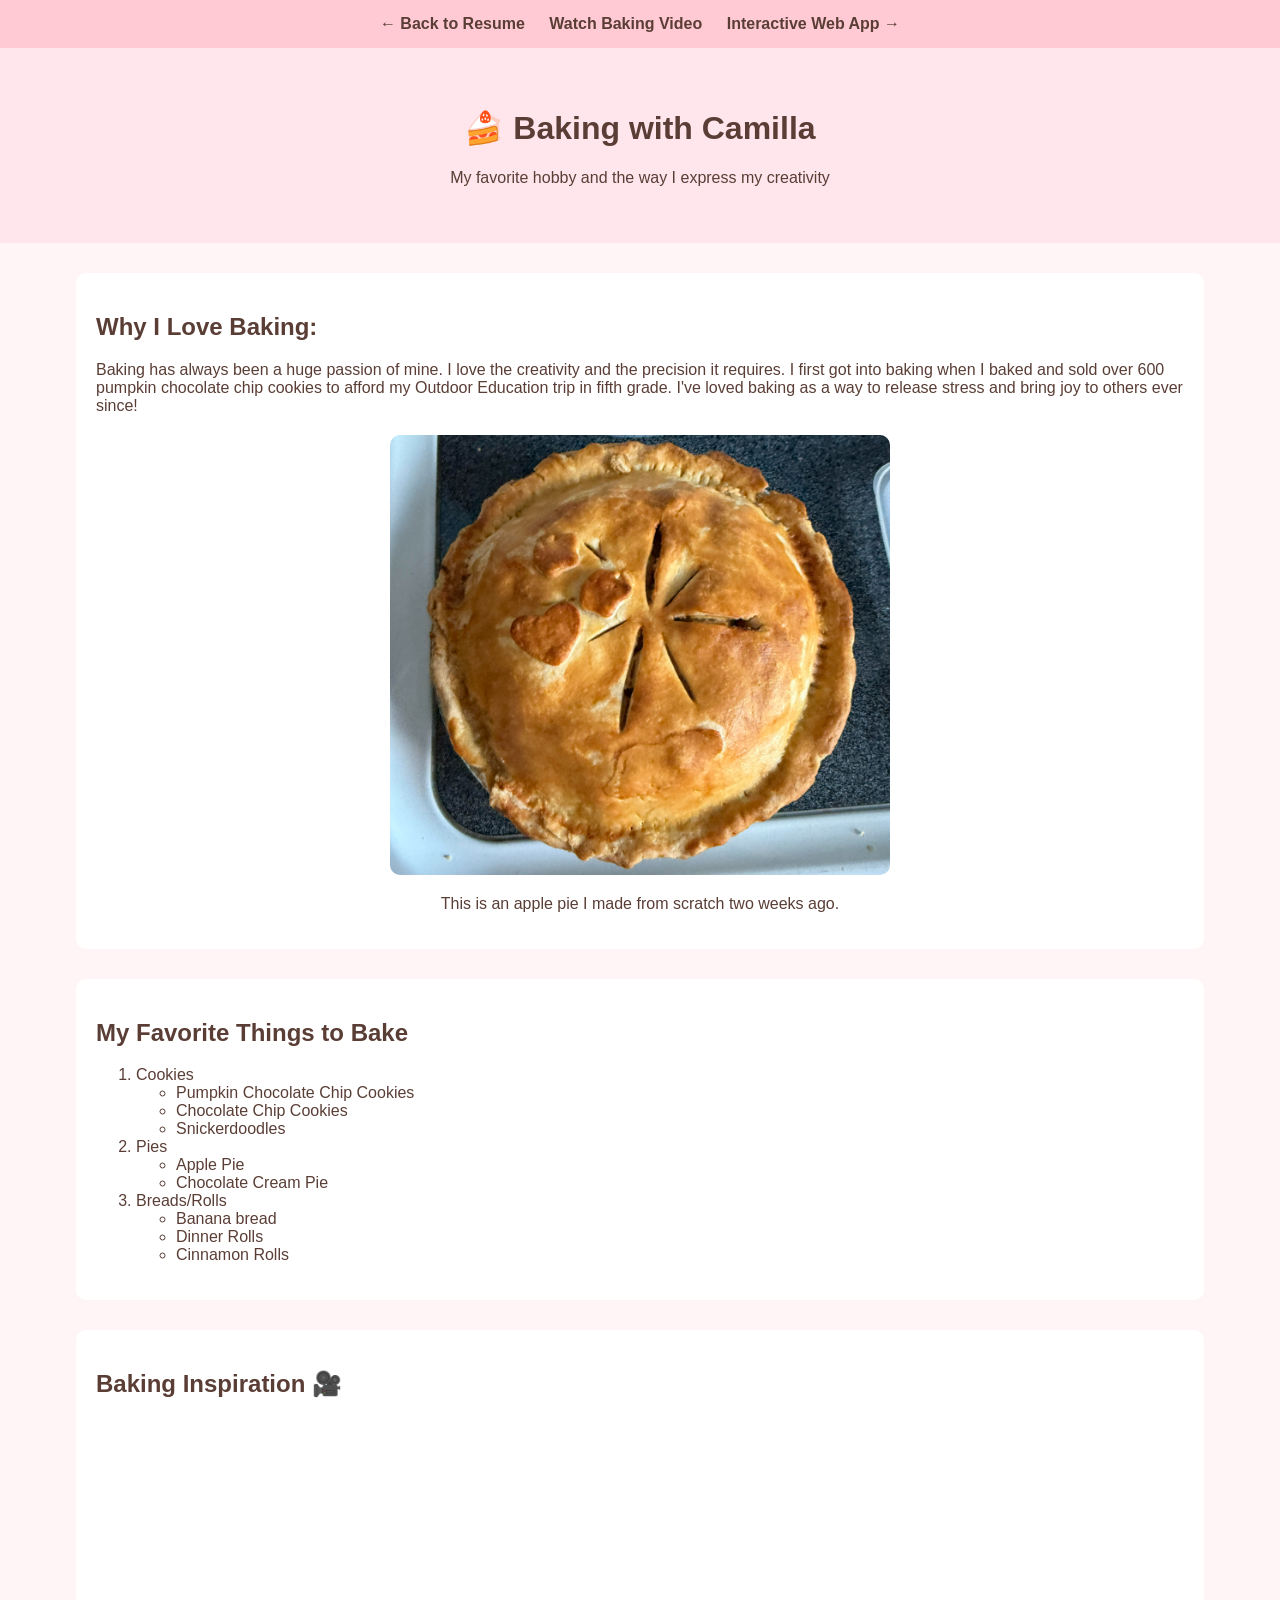
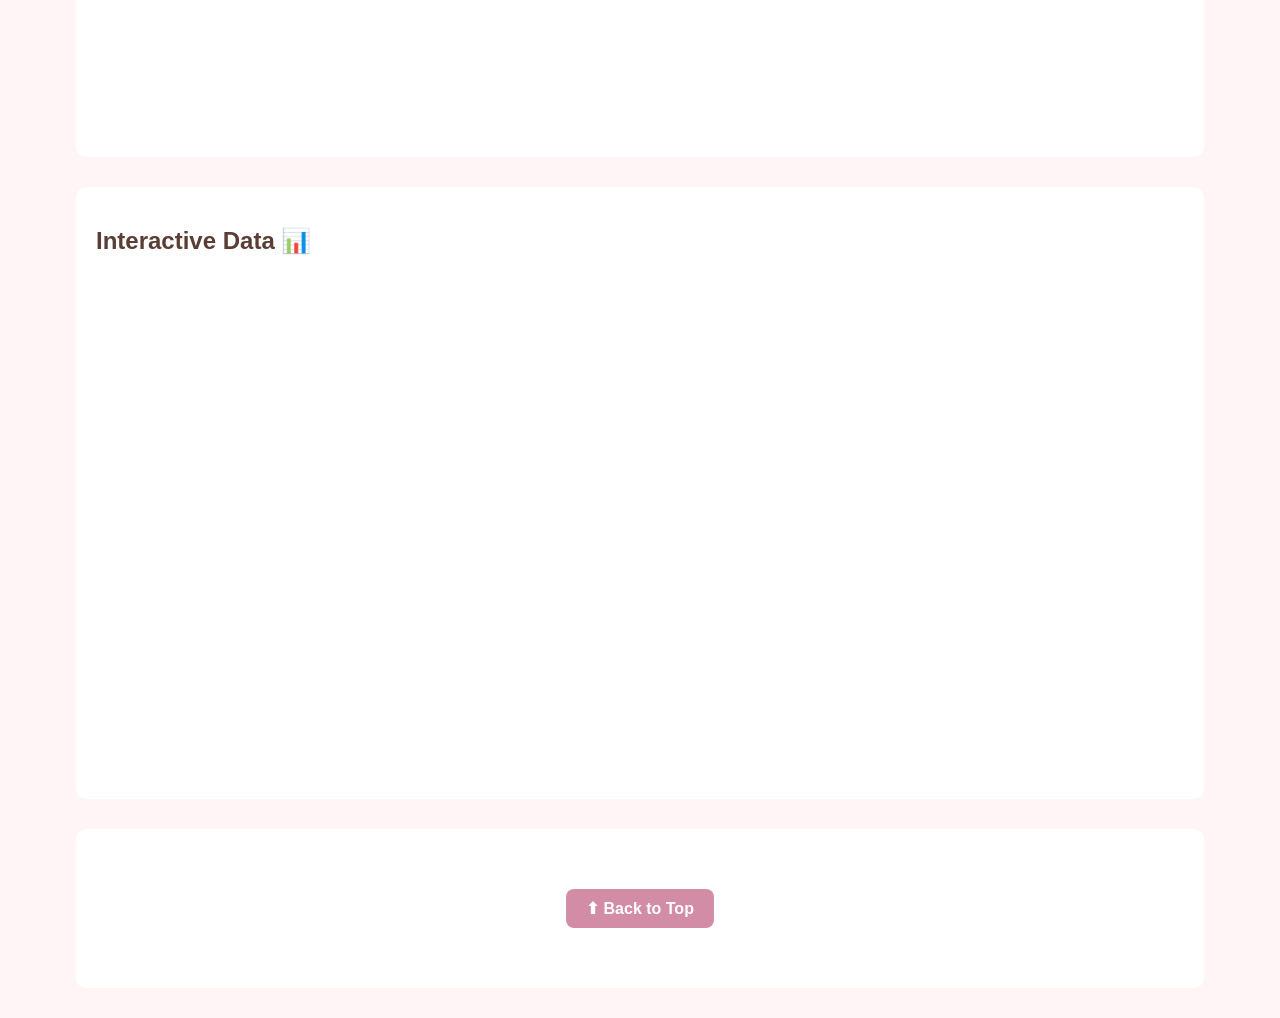
<file: index.html>
<!DOCTYPE html>
<html lang="en">
<head>
    <meta charset="UTF-8">
    <meta name="viewport" content="width=device-width, initial-scale=1.0">
    <title>Baking with Camilla</title>

    <!-- LINK TO YOUR CUSTOM CSS -->
    <link rel="stylesheet" href="scratch.css">

</head>
<body>

<!-- NAVIGATION -->
<div class="nav">
    <a href="resume.html">← Back to Resume</a>
    <a href="#video">Watch Baking Video</a>
    <a href="app.html">Interactive Web App →</a>
</div>

<!-- HEADER -->
<div class="header" id="top">
    <h1>🍰 Baking with Camilla</h1>
    <p>My favorite hobby and the way I express my creativity</p>
</div>

<!-- ABOUT SECTION -->
<div class="section">
    <h2>Why I Love Baking:</h2>
    <p>
        Baking has always been a huge passion of mine. I love the creativity and the precision it requires. I first got into baking when I baked and sold over 600 pumpkin chocolate chip cookies to afford my Outdoor Education trip in fifth grade. I've loved baking as a way to release stress and bring joy to others ever since!
    </p>

    <!-- IMAGE (NOT FROM BOOTSTRAP) -->
    <img src="assets/img/apple-pie.png.png" alt="Homemade Apple Pie" class="image">
    <p class="center-text">
        This is an apple pie I made from scratch two weeks ago.
    </p>
</div>

<!-- LIST SECTION -->
<div class="section">
    <h2>My Favorite Things to Bake</h2>

    <!-- ORDERED LIST WITH NESTED UNORDERED LIST -->
    <ol>
        <li>Cookies
            <ul>
                <li>Pumpkin Chocolate Chip Cookies</li>
                <li>Chocolate Chip Cookies</li>
                <li>Snickerdoodles</li>
            </ul>
        </li>
        <li>Pies
            <ul>
                <li>Apple Pie</li>
                <li>Chocolate Cream Pie</li>
            </ul>
        </li>
        <li>Breads/Rolls
            <ul>
                <li>Banana bread</li>
                <li>Dinner Rolls</li>
                <li>Cinnamon Rolls</li>
            </ul>
        </li>
    </ol>
</div>

<!-- VIDEO SECTION -->
<div class="section" id="video">
    <h2>Baking Inspiration 🎥</h2>

    <!-- YOUTUBE EMBED -->
<iframe width="560" height="315" 
    src="https://www.youtube.com/embed/cXAkYYjGdmM" 
    title="YouTube video player" 
    frameborder="0" 
    allowfullscreen>
</iframe>
</div>

<!-- TABLEAU SECTION -->
<div class="section">
    <h2>Interactive Data 📊</h2>

    <iframe 
        src="https://public.tableau.com/views/ProfitRangeByState/Q2?:embed=y&:showVizHome=no"
        width="100%" 
        height="500"
        frameborder="0">
    </iframe>
</div>
<!-- BACK TO TOP BUTTON -->
<div class="section">
    <div class="back-to-top">
        <a href="#top">⬆ Back to Top</a>
    </div>
</div>

</body>
</html>
</file>
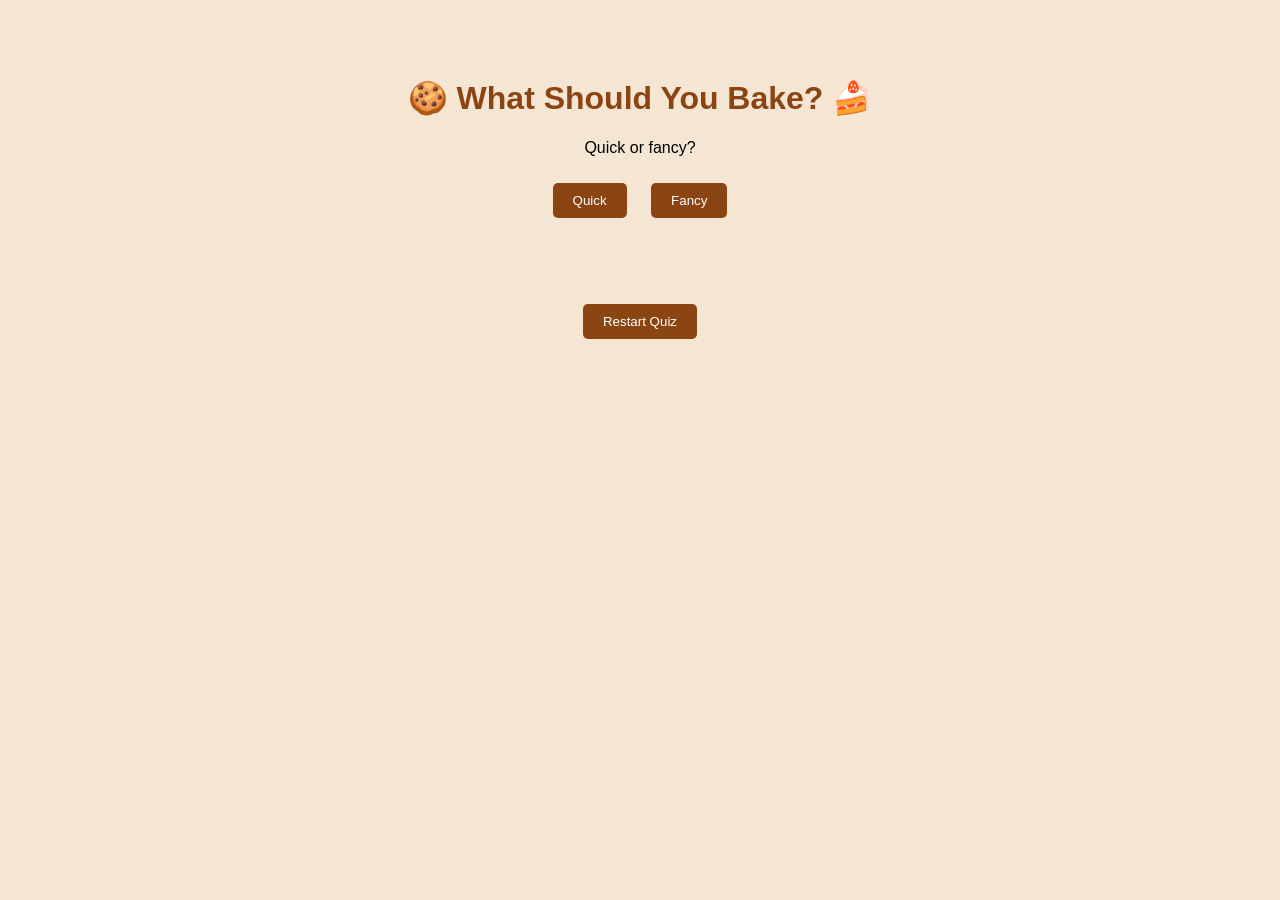
<file: app.html>
<!DOCTYPE html>
<html>
<head>
    <title>What Should I Bake?</title>
    <style>
        body {
            font-family: Arial, sans-serif;
            background-color: #f5e6d3;
            text-align: center;
            padding: 50px;
        }

        h1 {
            color: #8b4513;
        }

        .question {
            margin: 20px;
        }

        button {
            padding: 10px 20px;
            margin: 10px;
            border: none;
            background-color: #8b4513;
            color: white;
            cursor: pointer;
            border-radius: 5px;
        }

        button:hover {
            background-color: #a0522d;
        }

        #result {
            margin-top: 30px;
            font-size: 22px;
            font-weight: bold;
            color: #5a2d0c;
        }
    </style>
</head>

<body>

<h1>🍪 What Should You Bake? 🍰</h1>

<div id="quiz"></div>

<div id="result"></div>

<br><br>
<button onclick="restartQuiz()">Restart Quiz</button>

<script>
let answers = {};

function showQuestion(questionHTML) {
    document.getElementById("quiz").innerHTML = questionHTML;
}

function startQuiz() {
    answers = {};

    showQuestion(`
        <div class="question">
            <p>Quick or fancy?</p>
            <button onclick="setAnswer('type','quick'); question2()">Quick</button>
            <button onclick="setAnswer('type','fancy'); question2()">Fancy</button>
        </div>
    `);
}

function question2() {
    showQuestion(`
        <div class="question">
            <p>Chocolate or fruity?</p>
            <button onclick="setAnswer('flavor','chocolate'); question3()">Chocolate</button>
            <button onclick="setAnswer('flavor','fruity'); question4()">Fruity</button>
        </div>
    `);
}

function question3() {
    showQuestion(`
        <div class="question">
            <p>Soft or crispy?</p>
            <button onclick="setAnswer('texture','soft'); question4()">Soft</button>
            <button onclick="setAnswer('texture','crispy'); question4()">Crispy</button>
        </div>
    `);
}

function question4() {
    showQuestion(`
        <div class="question">
            <p>Vegan or uses animal products?</p>
            <button onclick="setAnswer('diet','vegan'); showResult()">Vegan</button>
            <button onclick="setAnswer('diet','animal'); showResult()">Animal Products</button>
        </div>
    `);
}

function setAnswer(key, value) {
    answers[key] = value;
}

function showResult() {
    let { type, flavor, texture, diet } = answers;
    let resultText = "";

    if (type === "quick" && flavor === "chocolate" && texture === "soft") {
        resultText = "🍫 Bake banana bread!";
    }
    else if (type === "quick" && flavor === "chocolate" && texture === "crispy") {
        resultText = "🎃 Bake pumpkin chocolate chip cookies!";
    }
    else if (type === "quick" && flavor === "fruity") {
        resultText = "🍒 Bake cherry cobbler!";
    }
    else if (type === "fancy" && flavor === "chocolate" && texture === "soft") {
        resultText = "🥒 Bake chocolate zucchini bread!";
    }
    else if (type === "fancy" && flavor === "chocolate" && texture === "crispy") {
        resultText = "🎂 Bake funfetti cake with vanilla frosting!";
    }
    else if (type === "fancy" && flavor === "fruity") {
        resultText = "🍓 Bake a fruit tart!";
    }
    else {
        resultText = "🍪 Try baking cookies!";
    }

    if (diet === "vegan") {
        resultText += " (Make it vegan 🌱)";
    }

    document.getElementById("quiz").innerHTML = "";
    document.getElementById("result").innerText = resultText;
}

function restartQuiz() {
    document.getElementById("result").innerText = "";
    startQuiz();
}

startQuiz();
</script>

</body>
</html>
</file>
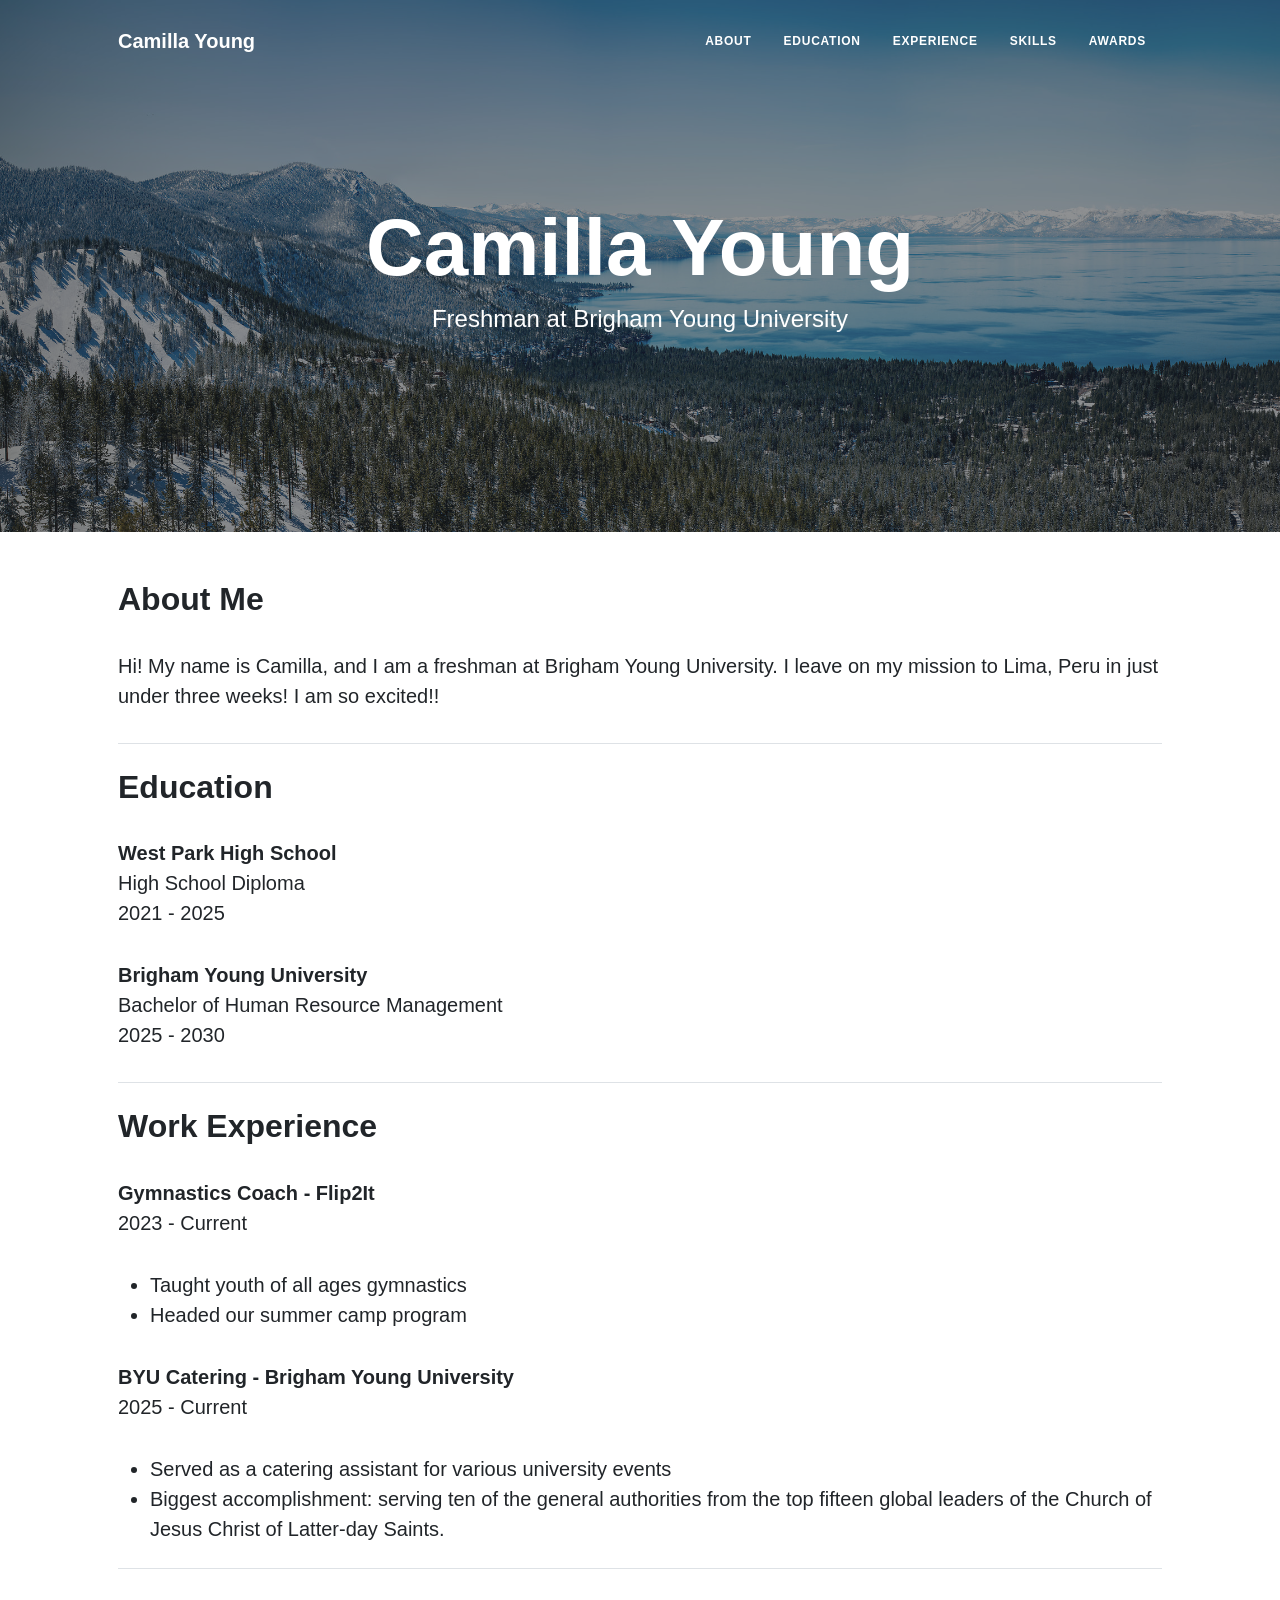
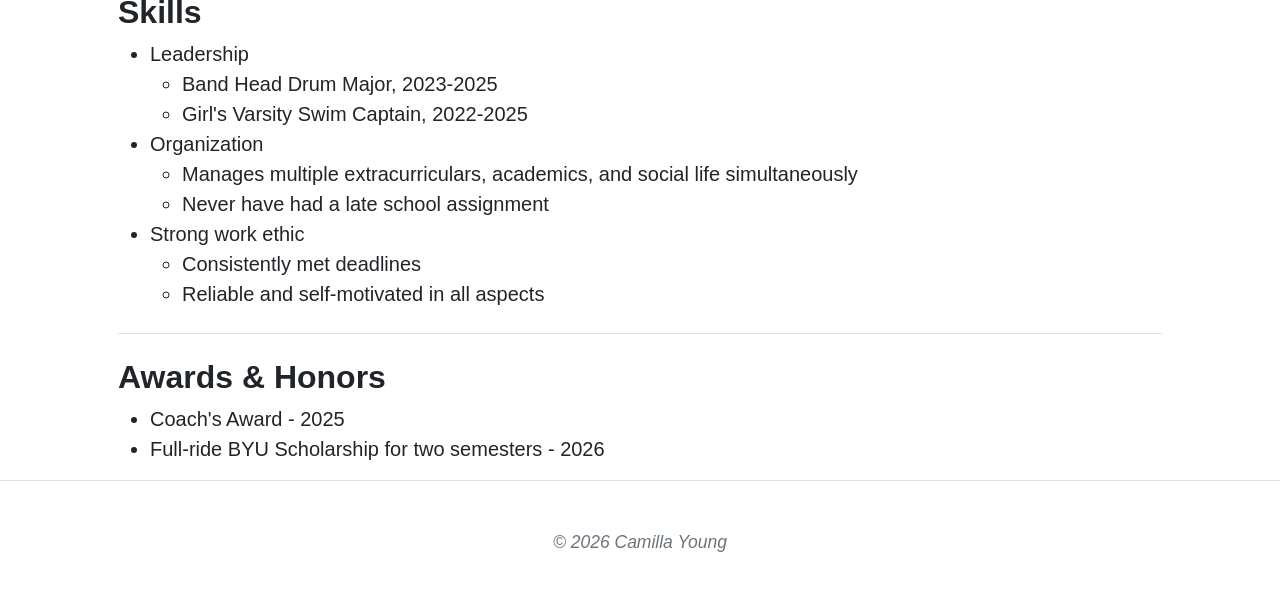
<file: resume.html>
<!DOCTYPE html>
<html lang="en">
<head>
    <meta charset="utf-8" />
    <meta name="viewport" content="width=device-width, initial-scale=1, shrink-to-fit=no" />
    <title>Camilla Young's Resume</title>

    <!-- Bootstrap (Clean Blog uses Bootstrap 5) -->
    <link href="css/styles.css" rel="stylesheet" />
</head>
<body>

<!-- Navigation -->
<nav class="navbar navbar-expand-lg navbar-light" id="mainNav">
    <div class="container px-4 px-lg-5">
        <a class="navbar-brand" href="index.html">Camilla Young</a>
        <button class="navbar-toggler" type="button" data-bs-toggle="collapse" data-bs-target="#navbarResponsive">
            Menu
        </button>
        <div class="collapse navbar-collapse" id="navbarResponsive">
            <ul class="navbar-nav ms-auto py-4 py-lg-0">
                <li class="nav-item"><a class="nav-link px-lg-3 py-3 py-lg-4" href="#about">About</a></li>
                <li class="nav-item"><a class="nav-link px-lg-3 py-3 py-lg-4" href="#education">Education</a></li>
                <li class="nav-item"><a class="nav-link px-lg-3 py-3 py-lg-4" href="#experience">Experience</a></li>
                <li class="nav-item"><a class="nav-link px-lg-3 py-3 py-lg-4" href="#skills">Skills</a></li>
                <li class="nav-item"><a class="nav-link px-lg-3 py-3 py-lg-4" href="#awards">Awards</a></li>
                <!-- FUTURE LINK TO NON-BOOTSTRAP PAGE -->
                <!-- <li class="nav-item"><a class="nav-link" href="plain.html">Plain Page</a></li> -->
            </ul>
        </div>
    </div>
</nav>

<!-- Page Header -->
<header class="masthead" style="background-image: url('assets/img/lake-tahoe-in-winter-landscape-l.jpg')">
    <div class="container position-relative px-4 px-lg-5">
        <div class="row gx-4 gx-lg-5 justify-content-center">
            <div class="col-md-10 col-lg-8 col-xl-7">
                <div class="site-heading">
                    <h1>Camilla Young</h1>
                    <span class="subheading">Freshman at Brigham Young University</span>
                </div>
            </div>
        </div>
    </div>
</header>

<!-- Main Content -->
<div class="container px-4 px-lg-5">

    <!-- About -->
    <div id="about" class="post-preview">
        <h2 class="post-title">About Me</h2>
        <p>
            Hi! My name is Camilla, and I am a freshman at Brigham Young University. I leave on my mission to Lima, Peru in just under three weeks! I am so excited!!
        </p>
    </div>
    <hr class="my-4" />

    <!-- Education -->
    <div id="education" class="post-preview">
        <h2 class="post-title">Education</h2>
        <p>
            <strong>West Park High School</strong><br>
            High School Diploma<br>
            2021 - 2025
        </p>
        <p>
            <strong>Brigham Young University</strong><br>
            Bachelor of Human Resource Management<br>
            2025 - 2030
        </p>
    </div>
    <hr class="my-4" />

    <!-- Experience -->
    <div id="experience" class="post-preview">
        <h2 class="post-title">Work Experience</h2>
        <p>
            <strong>Gymnastics Coach - Flip2It</strong><br>
            2023 - Current
        </p>
        <ul>
            <li>Taught youth of all ages gymnastics</li>
            <li>Headed our summer camp program</li>
        </ul>
        <p>
            <strong>BYU Catering - Brigham Young University</strong><br>
            2025 - Current
        </p>
        <ul>
            <li>Served as a catering assistant for various university events</li>
            <li>Biggest accomplishment: serving ten of the general authorities from the top fifteen global leaders of the Church of Jesus Christ of Latter-day Saints.</li>
        </ul>
    </div>
    <hr class="my-4" />

<!-- Skills -->
<div id="skills" class="post-preview">
    <h2 class="post-title">Skills</h2>
    <ul>
        <li>
            Leadership
            <ul>
                <li>Band Head Drum Major, 2023-2025</li>
                <li>Girl's Varsity Swim Captain, 2022-2025</li>
            </ul>
        </li>
        <li>
            Organization
            <ul>
                <li>Manages multiple extracurriculars, academics, and social life simultaneously</li>
                <li>Never have had a late school assignment</li>
            </ul>
        </li>
        <li>
            Strong work ethic
            <ul>
                <li>Consistently met deadlines</li>
                <li>Reliable and self-motivated in all aspects</li>
            </ul>
        </li>
    </ul>
</div>
    <hr class="my-4" />

    <!-- Awards -->
    <div id="awards" class="post-preview">
        <h2 class="post-title">Awards & Honors</h2>
        <ul>
            <li>Coach's Award - 2025</li>
            <li>Full-ride BYU Scholarship for two semesters - 2026</li>
        </ul>
    </div>

</div>

<!-- Footer -->
<footer class="border-top">
    <div class="container px-4 px-lg-5">
        <div class="small text-center text-muted fst-italic">© 2026 Camilla Young</div>

        <!-- FUTURE LINK BACK FROM PLAIN PAGE -->
        <!-- <a href="index.html">Back to Resume</a> -->
    </div>
</footer>

<!-- Bootstrap core JS-->
<script src="https://cdn.jsdelivr.net/npm/bootstrap@5.2.3/dist/js/bootstrap.bundle.min.js"></script>
<script src="js/scripts.js"></script>

</body>
</html>
</file>
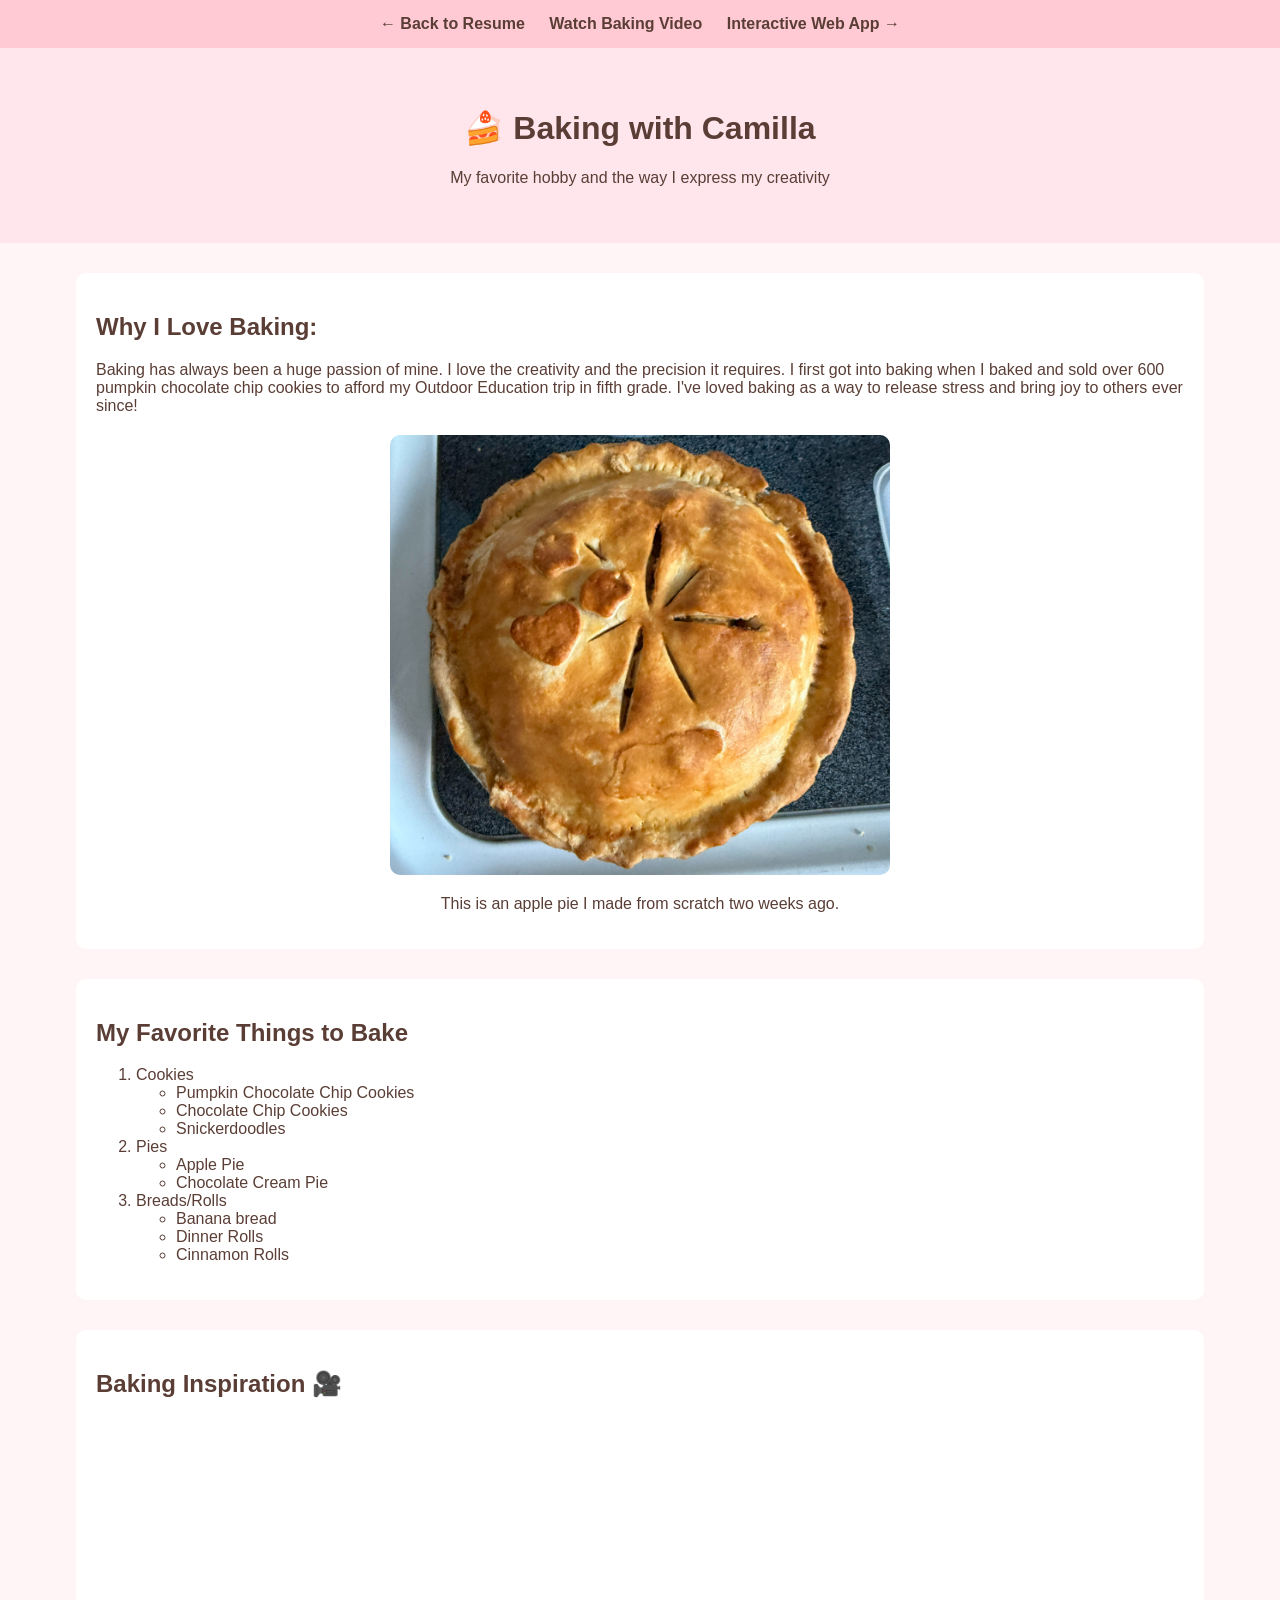
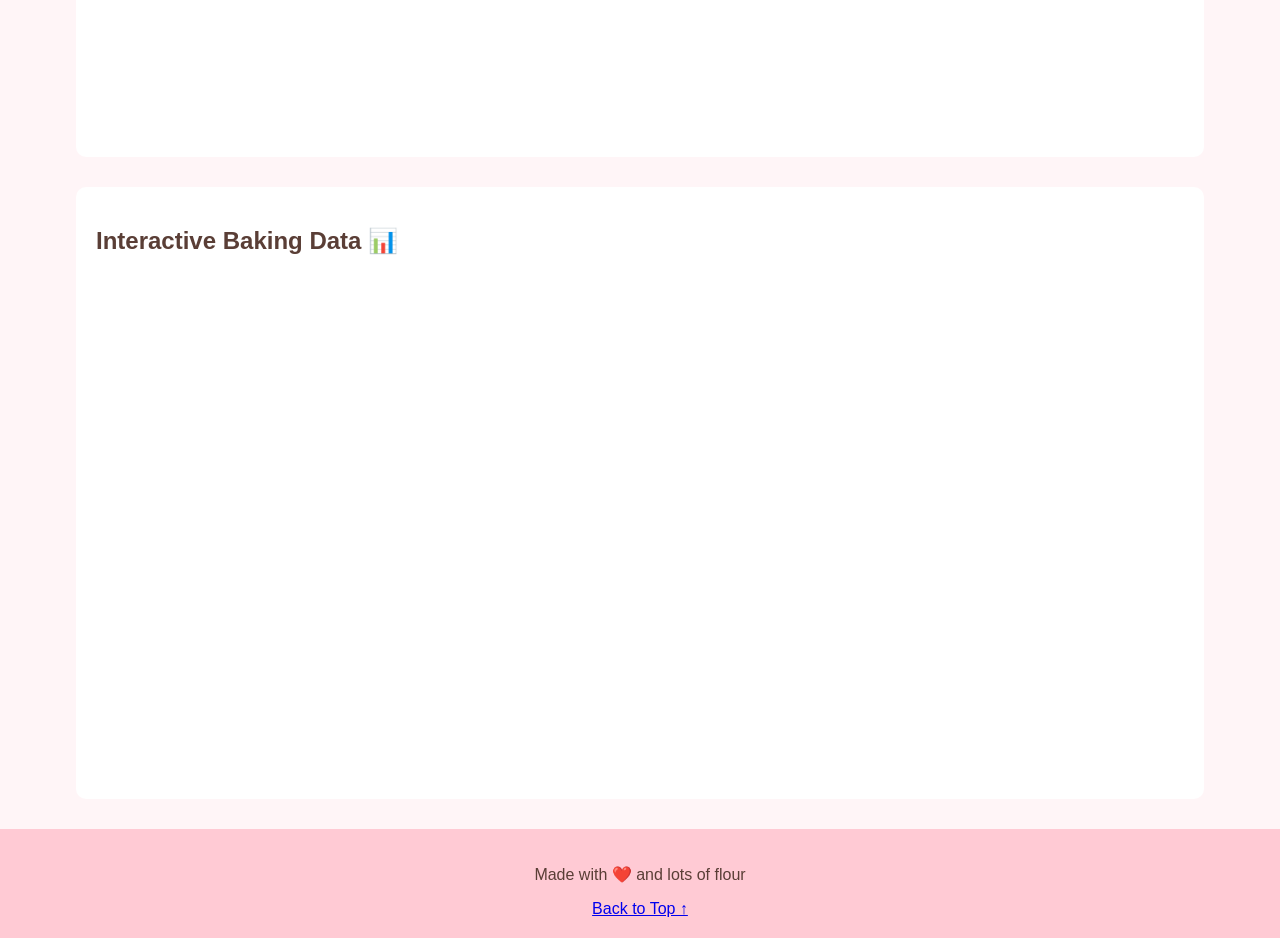
<file: scratch.html>
<!DOCTYPE html>
<html lang="en">
<head>
    <meta charset="UTF-8">
    <meta name="viewport" content="width=device-width, initial-scale=1.0">
    <title>Baking with Camilla</title>

    <!-- LINK TO YOUR CUSTOM CSS -->
    <link rel="stylesheet" href="scratch.css">

</head>
<body>

<!-- NAVIGATION -->
<div class="nav">
    <a href="index.html">← Back to Resume</a>
    <a href="#video">Watch Baking Video</a>
    <a href="app.html">Interactive Web App →</a>
</div>

<!-- HEADER -->
<div class="header" id="top">
    <h1>🍰 Baking with Camilla</h1>
    <p>My favorite hobby and the way I express my creativity</p>
</div>

<!-- ABOUT SECTION -->
<div class="section">
    <h2>Why I Love Baking:</h2>
    <p>
        Baking has always been a huge passion of mine. I love the creativity and the precision it requires. I first got into baking when I baked and sold over 600 pumpkin chocolate chip cookies to afford my Outdoor Education trip in fifth grade. I've loved baking as a way to release stress and bring joy to others ever since!
    </p>

    <!-- IMAGE (NOT FROM BOOTSTRAP) -->
    <img src="assets/img/apple-pie.png.png" alt="Homemade Apple Pie" class="image">
    <p class="center-text">
        This is an apple pie I made from scratch two weeks ago.
    </p>
</div>

<!-- LIST SECTION -->
<div class="section">
    <h2>My Favorite Things to Bake</h2>

    <!-- ORDERED LIST WITH NESTED UNORDERED LIST -->
    <ol>
        <li>Cookies
            <ul>
                <li>Pumpkin Chocolate Chip Cookies</li>
                <li>Chocolate Chip Cookies</li>
                <li>Snickerdoodles</li>
            </ul>
        </li>
        <li>Pies
            <ul>
                <li>Apple Pie</li>
                <li>Chocolate Cream Pie</li>
            </ul>
        </li>
        <li>Breads/Rolls
            <ul>
                <li>Banana bread</li>
                <li>Dinner Rolls</li>
                <li>Cinnamon Rolls</li>
            </ul>
        </li>
    </ol>
</div>

<!-- VIDEO SECTION -->
<div class="section" id="video">
    <h2>Baking Inspiration 🎥</h2>

    <!-- YOUTUBE EMBED -->
<iframe width="560" height="315" 
    src="https://www.youtube.com/embed/cXAkYYjGdmM" 
    title="YouTube video player" 
    frameborder="0" 
    allowfullscreen>
</iframe>
</div>

<!-- TABLEAU SECTION -->
<div class="section">
    <h2>Interactive Baking Data 📊</h2>

    <!-- TABLEAU EMBED -->
    <div class='tableauPlaceholder' id='viz168'>
        <noscript>
            <a href='#'>
                <img alt='Tableau Graph' src='https://public.tableau.com/static/images/Co/CoffeeChain/Overview/1.png'>
            </a>
        </noscript>
        <object class='tableauViz' width='100%' height='500'>
            <param name='host_url' value='https://public.tableau.com/' />
            <param name='name' value='CoffeeChain/Overview' />
            <param name='tabs' value='no' />
            <param name='toolbar' value='yes' />
        </object>
    </div>

    <script type='text/javascript'>
        var divElement = document.getElementById('viz168');
        var vizElement = divElement.getElementsByTagName('object')[0];
        vizElement.style.width = '100%';
        vizElement.style.height = '500px';
        var scriptElement = document.createElement('script');
        scriptElement.src = 'https://public.tableau.com/javascripts/api/viz_v1.js';
        vizElement.parentNode.insertBefore(scriptElement, vizElement);
    </script>
</div>

<!-- FOOTER -->
<div class="footer">
    <p>Made with ❤️ and lots of flour</p>
    <a href="#top">Back to Top ↑</a>
</div>

</body>
</html>
</file>
<file: scratch.css>
body {
    background-color: #fff5f7;
    font-family: Arial, sans-serif;
    color: #5a3e36;
    margin: 0;
}

/* NAV BAR */
.nav {
    background-color: #ffcad4;
    padding: 15px;
    text-align: center;
}

.nav a {
    margin: 10px;
    text-decoration: none;
    color: #5a3e36;
    font-weight: bold;
}

/* HEADER */
.header {
    text-align: center;
    padding: 40px;
    background-color: #ffe5ec;
}

/* CONTENT SECTIONS */
.section {
    margin: 30px auto;
    width: 85%;
    padding: 20px;
    background-color: white;
    border-radius: 10px;
}

/* IMAGE STYLE */
.image {
    width: 100%;
    max-width: 500px;
    border-radius: 10px;
    display: block;
    margin: 20px auto;
}

/* FOOTER */
.footer {
    text-align: center;
    padding: 20px;
    background-color: #ffcad4;
}
.center-text {
    text-align: center;
}
.back-to-top {
    text-align: center;
    margin: 40px 0;
}

.back-to-top a {
    display: inline-block;
    text-decoration: none;
    background-color: #d28ca6;
    color: white;
    padding: 10px 20px;
    border-radius: 8px;
    font-weight: bold;
}

.back-to-top a:hover {
    background-color: #b76c89;
}
</file>
